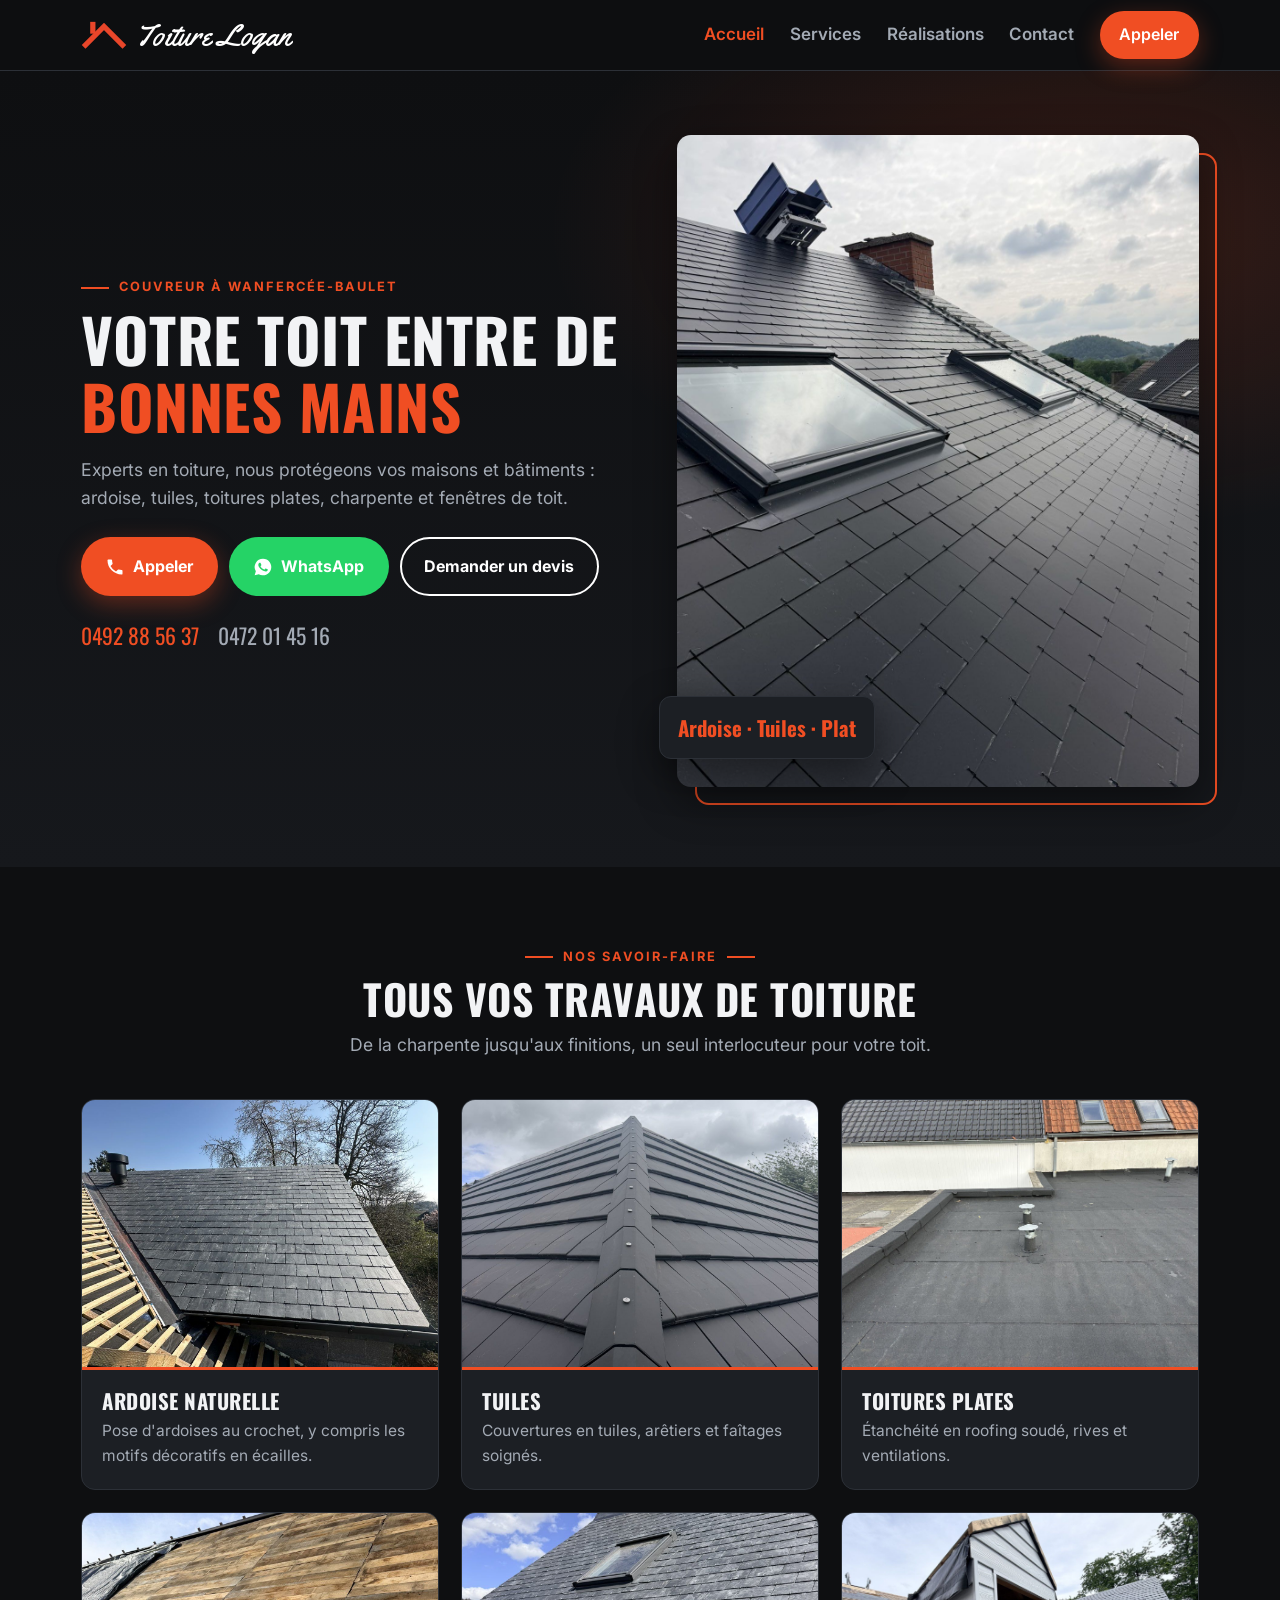
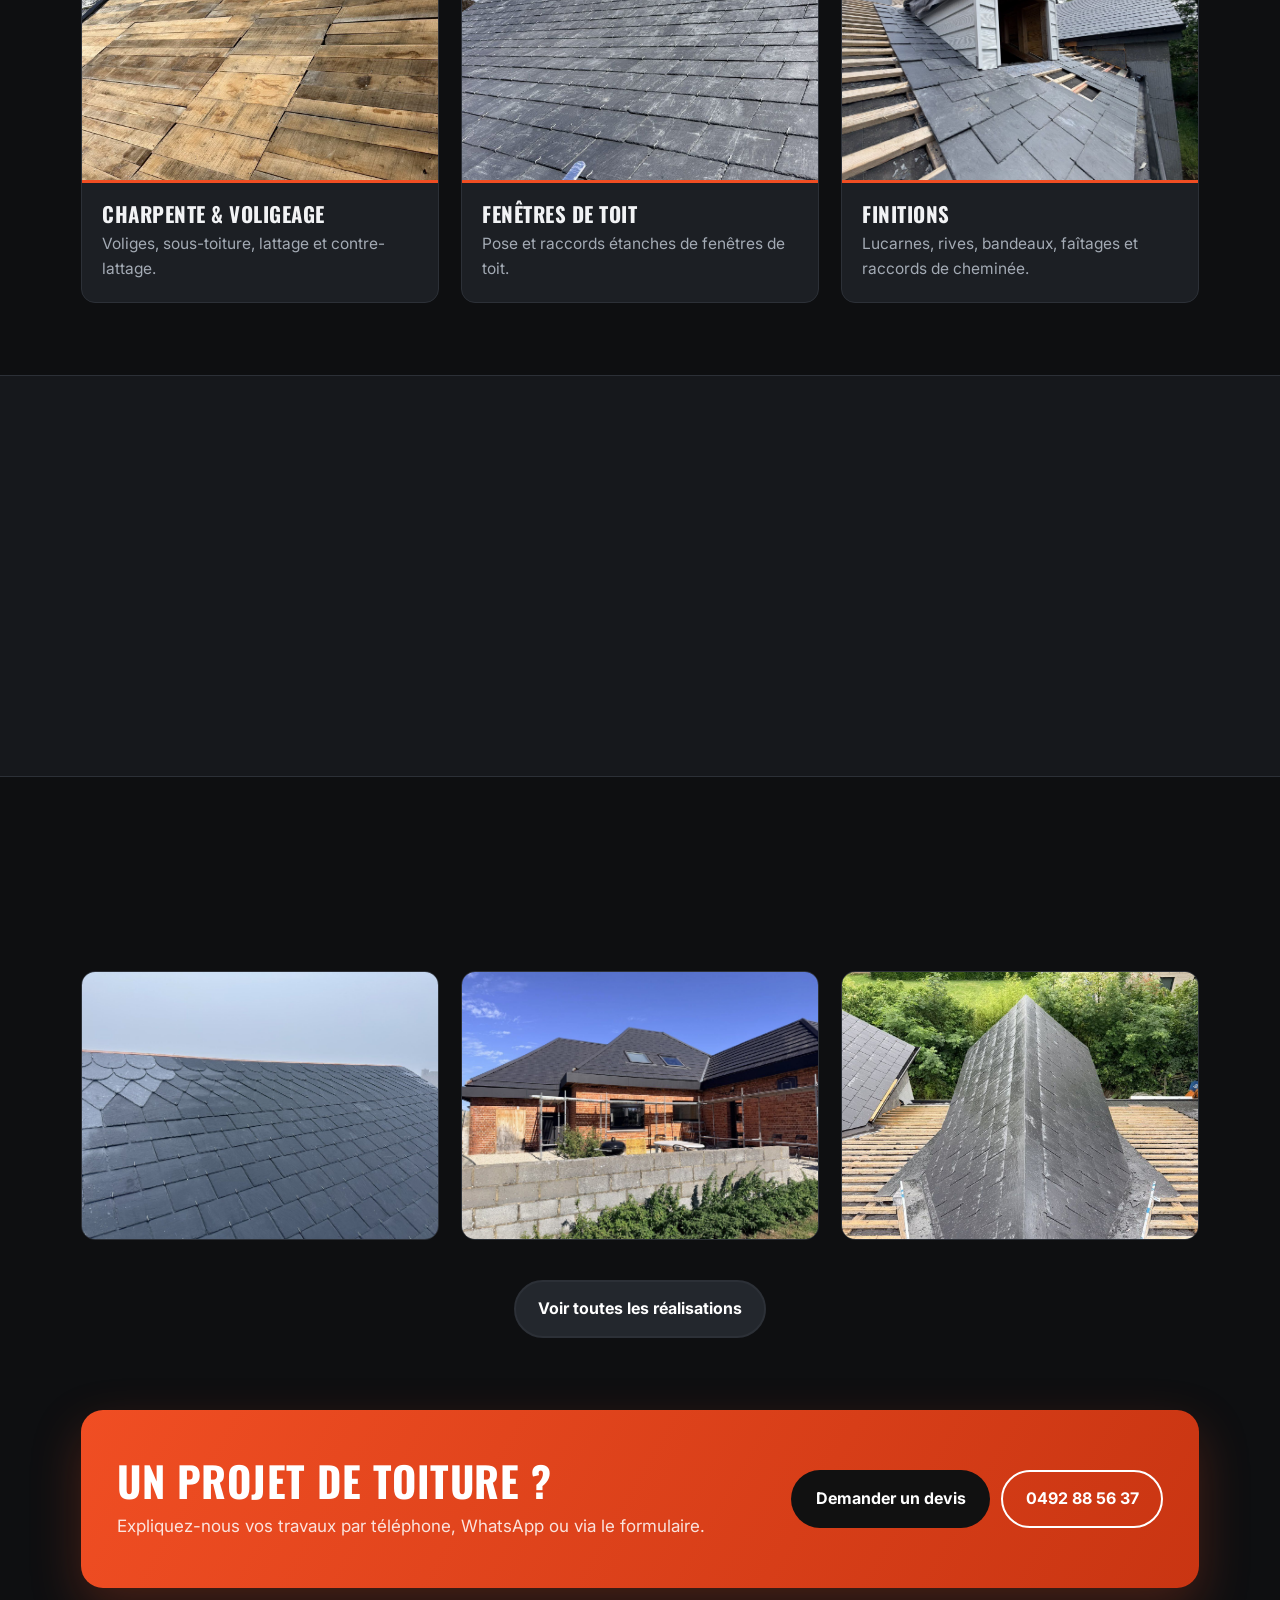
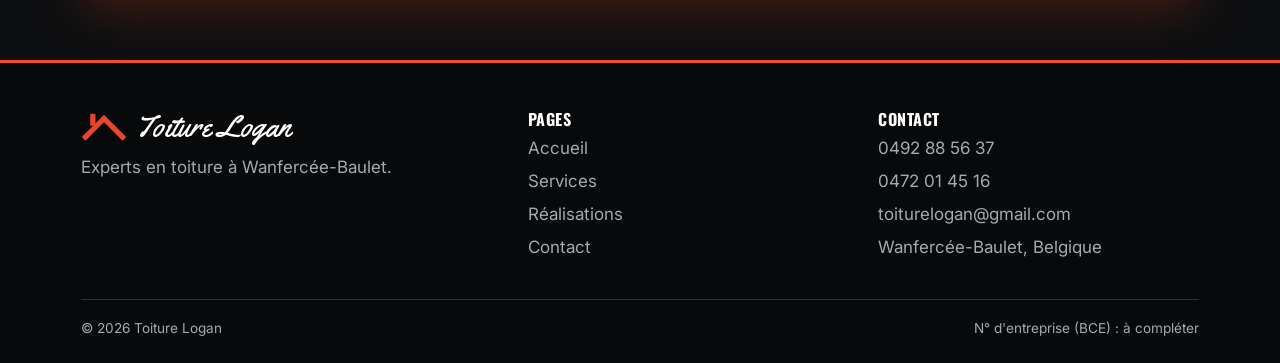
<file: index.html>
<!DOCTYPE html>
<html lang="fr-BE">
<head>
<meta charset="UTF-8">
<meta name="viewport" content="width=device-width, initial-scale=1">
<title>Toiture Logan | Couvreur à Wanfercée-Baulet – Ardoise, tuiles, toitures plates</title>
<meta name="description" content="Toiture Logan, couvreur à Wanfercée-Baulet : couverture en ardoise et en tuiles, toitures plates, charpente et lattage, fenêtres de toit. Appelez le 0492 88 56 37.">
<meta property="og:title" content="Toiture Logan – Couvreur à Wanfercée-Baulet">
<meta property="og:description" content="Experts en toiture : ardoise, tuiles, toitures plates, charpente. Contactez-nous.">
<meta property="og:image" content="photo17.jpg">
<link rel="icon" href="data:image/svg+xml,%3Csvg xmlns='http://www.w3.org/2000/svg' viewBox='0 0 70 44'%3E%3Crect x='14' y='2' width='8' height='18' fill='%23e8462a'/%3E%3Cpath d='M4 40 L35 9 L66 40' fill='none' stroke='%23e8462a' stroke-width='8'/%3E%3C/svg%3E">
<link rel="preconnect" href="https://fonts.googleapis.com">
<link rel="preconnect" href="https://fonts.gstatic.com" crossorigin>
<link href="https://fonts.googleapis.com/css2?family=Inter:wght@400;600;700&family=Oswald:wght@500;700&family=Yellowtail&display=swap" rel="stylesheet">
<link rel="stylesheet" href="style.css">
<script type="application/ld+json">
{
  "@context":"https://schema.org",
  "@type":"RoofingContractor",
  "name":"Toiture Logan",
  "email":"toiturelogan@gmail.com",
  "telephone":["+32492885637","+32472014516"],
  "address":{"@type":"PostalAddress","addressLocality":"Wanfercée-Baulet","addressCountry":"BE"},
  "areaServed":"Wanfercée-Baulet et environs"
}
</script>
</head>
<body>

<header class="header">
  <div class="wrap">
    <a href="index.html" class="logo" aria-label="Toiture Logan – accueil">
      <svg viewBox="0 0 70 44" aria-hidden="true"><rect x="14" y="2" width="8" height="18" fill="#e8462a"/><path d="M4 40 L35 9 L66 40" fill="none" stroke="#e8462a" stroke-width="8"/></svg>
      <span>Toiture Logan</span>
    </a>
    <nav class="nav">
      <a href="index.html" class="active">Accueil</a>
      <a href="services.html">Services</a>
      <a href="realisations.html">Réalisations</a>
      <a href="contact.html">Contact</a>
      <a href="tel:+32492885637" class="btn btn-orange">Appeler</a>
    </nav>
    <button class="burger" aria-label="Ouvrir le menu" aria-expanded="false"><span></span><span></span><span></span></button>
  </div>
</header>

<main>
  <!-- HERO -->
  <section class="hero">
    <div class="wrap">
      <div class="reveal">
        <span class="kicker">Couvreur à Wanfercée-Baulet</span>
        <h1>Votre toit entre de <span>bonnes mains</span></h1>
        <p class="lead">Experts en toiture, nous protégeons vos maisons et bâtiments : ardoise, tuiles, toitures plates, charpente et fenêtres de toit.</p>
        <div class="btns">
          <a href="tel:+32492885637" class="btn btn-orange"><svg viewBox="0 0 24 24"><path d="M6.6 10.8a15.1 15.1 0 0 0 6.6 6.6l2.2-2.2a1 1 0 0 1 1-.25 11.4 11.4 0 0 0 3.6.57 1 1 0 0 1 1 1V20a1 1 0 0 1-1 1A17 17 0 0 1 3 4a1 1 0 0 1 1-1h3.5a1 1 0 0 1 1 1c0 1.25.2 2.45.57 3.57a1 1 0 0 1-.25 1z"/></svg>Appeler</a>
          <a href="https://wa.me/32492885637" target="_blank" rel="noopener" class="btn btn-wa"><svg viewBox="0 0 24 24"><path d="M12 2a10 10 0 0 0-8.6 15.1L2 22l5-1.3A10 10 0 1 0 12 2zm5.3 14.1c-.2.6-1.3 1.2-1.8 1.2-.5.1-1 .2-3.3-.7-2.8-1.1-4.6-4-4.7-4.2-.1-.2-1.1-1.5-1.1-2.9s.7-2 1-2.3c.2-.3.5-.3.7-.3h.5c.2 0 .4 0 .6.5l.8 2c.1.2.1.4 0 .5l-.4.6-.4.4c-.1.2-.3.3-.1.6.2.3.8 1.3 1.7 2.1 1.2 1 2.1 1.3 2.4 1.5.3.1.5.1.6-.1l.9-1c.2-.3.4-.2.7-.1l1.9.9c.3.1.5.2.5.3.1.1.1.6-.1 1.2z"/></svg>WhatsApp</a>
          <a href="contact.html" class="btn btn-ghost">Demander un devis</a>
        </div>
        <div class="phones">
          <a href="tel:+32492885637">0492 88 56 37</a>
          <a href="tel:+32472014516">0472 01 45 16</a>
        </div>
      </div>
      <div class="hero-img reveal">
        <img src="photo17.jpg" alt="Toiture en ardoise avec deux fenêtres de toit posées par Toiture Logan">
        <div class="hero-badge"><b>Ardoise · Tuiles · Plat</b></div>
      </div>
    </div>
  </section>

  <!-- SERVICES -->
  <section class="section">
    <div class="wrap">
      <div class="center reveal">
        <span class="kicker">Nos savoir-faire</span>
        <h2>Tous vos travaux de toiture</h2>
        <p class="lead">De la charpente jusqu'aux finitions, un seul interlocuteur pour votre toit.</p>
      </div>
      <div class="grid g3 mt">
        <a href="services.html#ardoise" class="card reveal"><img src="photo4.jpg" alt="Couverture en ardoise naturelle" loading="lazy"><div class="body"><h3>Ardoise naturelle</h3><p>Pose d'ardoises au crochet, y compris les motifs décoratifs en écailles.</p></div></a>
        <a href="services.html#tuiles" class="card reveal"><img src="photo11.jpg" alt="Toiture en tuiles avec arêtier" loading="lazy"><div class="body"><h3>Tuiles</h3><p>Couvertures en tuiles, arêtiers et faîtages soignés.</p></div></a>
        <a href="services.html#plat" class="card reveal"><img src="photo2.jpg" alt="Toiture plate en roofing" loading="lazy"><div class="body"><h3>Toitures plates</h3><p>Étanchéité en roofing soudé, rives et ventilations.</p></div></a>
        <a href="services.html#charpente" class="card reveal"><img src="photo14.jpg" alt="Voligeage en bois sur une toiture" loading="lazy"><div class="body"><h3>Charpente &amp; voligeage</h3><p>Voliges, sous-toiture, lattage et contre-lattage.</p></div></a>
        <a href="services.html#velux" class="card reveal"><img src="photo1.jpg" alt="Fenêtre de toit intégrée dans l'ardoise" loading="lazy"><div class="body"><h3>Fenêtres de toit</h3><p>Pose et raccords étanches de fenêtres de toit.</p></div></a>
        <a href="services.html#finitions" class="card reveal"><img src="photo9.jpg" alt="Lucarne avec bardage et ardoises" loading="lazy"><div class="body"><h3>Finitions</h3><p>Lucarnes, rives, bandeaux, faîtages et raccords de cheminée.</p></div></a>
      </div>
    </div>
  </section>

  <!-- ATOUTS -->
  <section class="section soft">
    <div class="wrap">
      <div class="reveal">
        <span class="kicker">Pourquoi nous choisir</span>
        <h2>Un artisan local, joignable directement</h2>
      </div>
      <div class="perks">
        <div class="perk reveal"><h3>Basés à Wanfercée-Baulet</h3><p>Une entreprise locale qui intervient près de chez vous.</p></div>
        <div class="perk reveal"><h3>Contact direct</h3><p>Deux numéros et WhatsApp : vous parlez directement au couvreur.</p></div>
        <div class="perk reveal"><h3>Tous types de toits</h3><p>Ardoise, tuiles, plat, charpente : nos chantiers parlent pour nous.</p></div>
      </div>
    </div>
  </section>

  <!-- APERÇU RÉALISATIONS -->
  <section class="section">
    <div class="wrap">
      <div class="center reveal">
        <span class="kicker">Réalisations</span>
        <h2>Quelques chantiers</h2>
      </div>
      <div class="grid g3 mt">
        <div class="card reveal"><img src="photo3.jpg" alt="Ardoises décoratives en écailles" loading="lazy"></div>
        <div class="card reveal"><img src="photo10.jpg" alt="Maison avec nouvelle toiture en tuiles et bandeaux noirs" loading="lazy"></div>
        <div class="card reveal"><img src="photo8.jpg" alt="Croupe en ardoise naturelle" loading="lazy"></div>
      </div>
      <div class="center mt"><a href="realisations.html" class="btn btn-dark">Voir toutes les réalisations</a></div>
    </div>
  </section>

  <!-- CTA -->
  <section class="section" style="padding-top:0">
    <div class="wrap">
      <div class="cta reveal">
        <div>
          <h2>Un projet de toiture ?</h2>
          <p>Expliquez-nous vos travaux par téléphone, WhatsApp ou via le formulaire.</p>
        </div>
        <div class="btns" style="margin-top:0">
          <a href="contact.html" class="btn btn-orange">Demander un devis</a>
          <a href="tel:+32492885637" class="btn btn-ghost" style="border-color:#fff;color:#fff">0492 88 56 37</a>
        </div>
      </div>
    </div>
  </section>
</main>

<footer class="footer">
  <div class="wrap">
    <div class="cols">
      <div>
        <div class="logo"><svg viewBox="0 0 70 44" aria-hidden="true"><rect x="14" y="2" width="8" height="18" fill="#e8462a"/><path d="M4 40 L35 9 L66 40" fill="none" stroke="#e8462a" stroke-width="8"/></svg><span>Toiture Logan</span></div>
        <p style="margin-top:12px">Experts en toiture à Wanfercée-Baulet.</p>
      </div>
      <div>
        <h3>Pages</h3>
        <ul><li><a href="index.html">Accueil</a></li><li><a href="services.html">Services</a></li><li><a href="realisations.html">Réalisations</a></li><li><a href="contact.html">Contact</a></li></ul>
      </div>
      <div>
        <h3>Contact</h3>
        <ul><li><a href="tel:+32492885637">0492 88 56 37</a></li><li><a href="tel:+32472014516">0472 01 45 16</a></li><li><a href="mailto:toiturelogan@gmail.com">toiturelogan@gmail.com</a></li><li>Wanfercée-Baulet, Belgique</li></ul>
      </div>
    </div>
    <div class="copy"><span>© <span id="year">2026</span> Toiture Logan</span><span>N° d'entreprise (BCE) : à compléter</span></div>
  </div>
</footer>

<nav class="mobile-bar" aria-label="Actions rapides">
  <a href="tel:+32492885637" class="mb-call"><svg viewBox="0 0 24 24"><path d="M6.6 10.8a15.1 15.1 0 0 0 6.6 6.6l2.2-2.2a1 1 0 0 1 1-.25 11.4 11.4 0 0 0 3.6.57 1 1 0 0 1 1 1V20a1 1 0 0 1-1 1A17 17 0 0 1 3 4a1 1 0 0 1 1-1h3.5a1 1 0 0 1 1 1c0 1.25.2 2.45.57 3.57a1 1 0 0 1-.25 1z"/></svg>Appeler</a>
  <a href="https://wa.me/32492885637" target="_blank" rel="noopener" class="mb-wa"><svg viewBox="0 0 24 24"><path d="M12 2a10 10 0 0 0-8.6 15.1L2 22l5-1.3A10 10 0 1 0 12 2zm5.3 14.1c-.2.6-1.3 1.2-1.8 1.2-.5.1-1 .2-3.3-.7-2.8-1.1-4.6-4-4.7-4.2-.1-.2-1.1-1.5-1.1-2.9s.7-2 1-2.3c.2-.3.5-.3.7-.3h.5c.2 0 .4 0 .6.5l.8 2c.1.2.1.4 0 .5l-.4.6-.4.4c-.1.2-.3.3-.1.6.2.3.8 1.3 1.7 2.1 1.2 1 2.1 1.3 2.4 1.5.3.1.5.1.6-.1l.9-1c.2-.3.4-.2.7-.1l1.9.9c.3.1.5.2.5.3.1.1.1.6-.1 1.2z"/></svg>WhatsApp</a>
  <a href="contact.html"><svg viewBox="0 0 24 24"><path d="M5 3h10l4 4v14H5V3zm3 7h8v2H8v-2zm0 4h8v2H8v-2z"/></svg>Devis</a>
</nav>

<script src="script.js"></script>
</body>
</html>
</file>
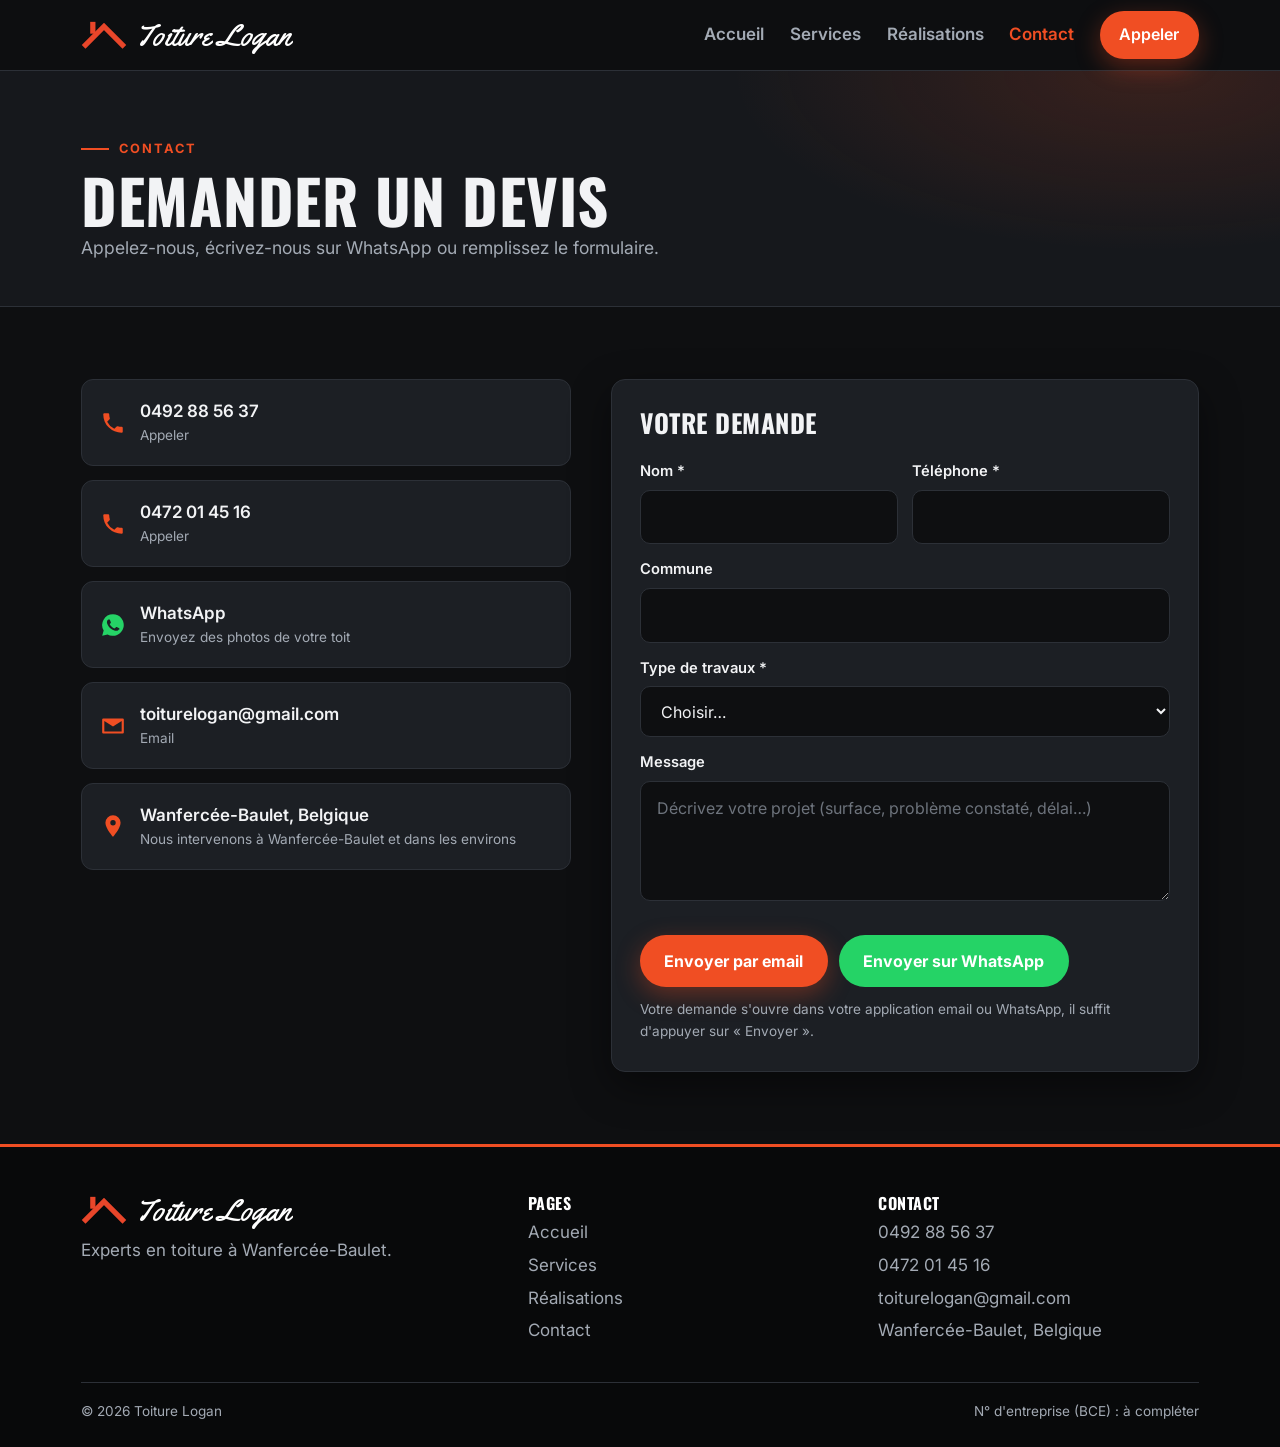
<file: contact.html>
<!DOCTYPE html>
<html lang="fr-BE">
<head>
<meta charset="UTF-8">
<meta name="viewport" content="width=device-width, initial-scale=1">
<title>Contact & devis | Toiture Logan – Couvreur à Wanfercée-Baulet</title>
<meta name="description" content="Contactez Toiture Logan à Wanfercée-Baulet : 0492 88 56 37, 0472 01 45 16, WhatsApp ou toiturelogan@gmail.com.">
<meta property="og:title" content="Toiture Logan – Couvreur à Wanfercée-Baulet">
<meta property="og:description" content="Experts en toiture : ardoise, tuiles, toitures plates, charpente. Contactez-nous.">
<meta property="og:image" content="photo17.jpg">
<link rel="icon" href="data:image/svg+xml,%3Csvg xmlns='http://www.w3.org/2000/svg' viewBox='0 0 70 44'%3E%3Crect x='14' y='2' width='8' height='18' fill='%23e8462a'/%3E%3Cpath d='M4 40 L35 9 L66 40' fill='none' stroke='%23e8462a' stroke-width='8'/%3E%3C/svg%3E">
<link rel="preconnect" href="https://fonts.googleapis.com">
<link rel="preconnect" href="https://fonts.gstatic.com" crossorigin>
<link href="https://fonts.googleapis.com/css2?family=Inter:wght@400;600;700&family=Oswald:wght@500;700&family=Yellowtail&display=swap" rel="stylesheet">
<link rel="stylesheet" href="style.css">
<script type="application/ld+json">
{
  "@context":"https://schema.org",
  "@type":"RoofingContractor",
  "name":"Toiture Logan",
  "email":"toiturelogan@gmail.com",
  "telephone":["+32492885637","+32472014516"],
  "address":{"@type":"PostalAddress","addressLocality":"Wanfercée-Baulet","addressCountry":"BE"},
  "areaServed":"Wanfercée-Baulet et environs"
}
</script>
</head>
<body>

<header class="header">
  <div class="wrap">
    <a href="index.html" class="logo" aria-label="Toiture Logan – accueil">
      <svg viewBox="0 0 70 44" aria-hidden="true"><rect x="14" y="2" width="8" height="18" fill="#e8462a"/><path d="M4 40 L35 9 L66 40" fill="none" stroke="#e8462a" stroke-width="8"/></svg>
      <span>Toiture Logan</span>
    </a>
    <nav class="nav">
      <a href="index.html">Accueil</a>
      <a href="services.html">Services</a>
      <a href="realisations.html">Réalisations</a>
      <a href="contact.html" class="active">Contact</a>
      <a href="tel:+32492885637" class="btn btn-orange">Appeler</a>
    </nav>
    <button class="burger" aria-label="Ouvrir le menu" aria-expanded="false"><span></span><span></span><span></span></button>
  </div>
</header>

<main>
  <section class="page-head">
    <div class="wrap reveal">
      <span class="kicker">Contact</span>
      <h1>Demander un devis</h1>
      <p class="lead">Appelez-nous, écrivez-nous sur WhatsApp ou remplissez le formulaire.</p>
    </div>
  </section>
  <section class="section">
    <div class="wrap contact-grid">
      <div class="info reveal">
        <a href="tel:+32492885637"><svg viewBox="0 0 24 24"><path d="M6.6 10.8a15.1 15.1 0 0 0 6.6 6.6l2.2-2.2a1 1 0 0 1 1-.25 11.4 11.4 0 0 0 3.6.57 1 1 0 0 1 1 1V20a1 1 0 0 1-1 1A17 17 0 0 1 3 4a1 1 0 0 1 1-1h3.5a1 1 0 0 1 1 1c0 1.25.2 2.45.57 3.57a1 1 0 0 1-.25 1z"/></svg><span>0492 88 56 37<small>Appeler</small></span></a>
        <a href="tel:+32472014516"><svg viewBox="0 0 24 24"><path d="M6.6 10.8a15.1 15.1 0 0 0 6.6 6.6l2.2-2.2a1 1 0 0 1 1-.25 11.4 11.4 0 0 0 3.6.57 1 1 0 0 1 1 1V20a1 1 0 0 1-1 1A17 17 0 0 1 3 4a1 1 0 0 1 1-1h3.5a1 1 0 0 1 1 1c0 1.25.2 2.45.57 3.57a1 1 0 0 1-.25 1z"/></svg><span>0472 01 45 16<small>Appeler</small></span></a>
        <a href="https://wa.me/32492885637" target="_blank" rel="noopener" class="wa"><svg viewBox="0 0 24 24"><path d="M12 2a10 10 0 0 0-8.6 15.1L2 22l5-1.3A10 10 0 1 0 12 2zm5.3 14.1c-.2.6-1.3 1.2-1.8 1.2-.5.1-1 .2-3.3-.7-2.8-1.1-4.6-4-4.7-4.2-.1-.2-1.1-1.5-1.1-2.9s.7-2 1-2.3c.2-.3.5-.3.7-.3h.5c.2 0 .4 0 .6.5l.8 2c.1.2.1.4 0 .5l-.4.6-.4.4c-.1.2-.3.3-.1.6.2.3.8 1.3 1.7 2.1 1.2 1 2.1 1.3 2.4 1.5.3.1.5.1.6-.1l.9-1c.2-.3.4-.2.7-.1l1.9.9c.3.1.5.2.5.3.1.1.1.6-.1 1.2z"/></svg><span>WhatsApp<small>Envoyez des photos de votre toit</small></span></a>
        <a href="mailto:toiturelogan@gmail.com"><svg viewBox="0 0 24 24"><path d="M3 5h18a1 1 0 0 1 1 1v12a1 1 0 0 1-1 1H3a1 1 0 0 1-1-1V6a1 1 0 0 1 1-1zm1 2.3V17h16V7.3l-8 5.2-8-5.2z"/></svg><span>toiturelogan@gmail.com<small>Email</small></span></a>
        <div><svg viewBox="0 0 24 24"><path d="M12 2a7 7 0 0 0-7 7c0 5.2 7 13 7 13s7-7.8 7-13a7 7 0 0 0-7-7zm0 9.5A2.5 2.5 0 1 1 12 6.5a2.5 2.5 0 0 1 0 5z"/></svg><span>Wanfercée-Baulet, Belgique<small>Nous intervenons à Wanfercée-Baulet et dans les environs</small></span></div>
      </div>
      <form id="devis" class="reveal" novalidate>
        <h2 style="font-size:1.6rem">Votre demande</h2>
        <div class="row">
          <div><label for="nom">Nom *</label><input id="nom" autocomplete="name" required></div>
          <div><label for="tel">Téléphone *</label><input id="tel" type="tel" autocomplete="tel" required></div>
        </div>
        <label for="commune">Commune</label>
        <input id="commune" autocomplete="address-level2">
        <label for="travaux">Type de travaux *</label>
        <select id="travaux" required>
          <option value="">Choisir…</option>
          <option>Ardoise</option>
          <option>Tuiles</option>
          <option>Toiture plate</option>
          <option>Charpente / voligeage</option>
          <option>Fenêtre de toit</option>
          <option>Réparation / autre</option>
        </select>
        <label for="message">Message</label>
        <textarea id="message" placeholder="Décrivez votre projet (surface, problème constaté, délai…)"></textarea>
        <p class="form-error">Merci de remplir le nom, le téléphone et le type de travaux.</p>
        <div class="btns">
          <button type="button" class="btn btn-orange" data-send="email">Envoyer par email</button>
          <button type="button" class="btn btn-wa" data-send="whatsapp">Envoyer sur WhatsApp</button>
        </div>
        <p class="form-note">Votre demande s'ouvre dans votre application email ou WhatsApp, il suffit d'appuyer sur « Envoyer ».</p>
      </form>
    </div>
  </section></main>

<footer class="footer">
  <div class="wrap">
    <div class="cols">
      <div>
        <div class="logo"><svg viewBox="0 0 70 44" aria-hidden="true"><rect x="14" y="2" width="8" height="18" fill="#e8462a"/><path d="M4 40 L35 9 L66 40" fill="none" stroke="#e8462a" stroke-width="8"/></svg><span>Toiture Logan</span></div>
        <p style="margin-top:12px">Experts en toiture à Wanfercée-Baulet.</p>
      </div>
      <div>
        <h3>Pages</h3>
        <ul><li><a href="index.html">Accueil</a></li><li><a href="services.html">Services</a></li><li><a href="realisations.html">Réalisations</a></li><li><a href="contact.html">Contact</a></li></ul>
      </div>
      <div>
        <h3>Contact</h3>
        <ul><li><a href="tel:+32492885637">0492 88 56 37</a></li><li><a href="tel:+32472014516">0472 01 45 16</a></li><li><a href="mailto:toiturelogan@gmail.com">toiturelogan@gmail.com</a></li><li>Wanfercée-Baulet, Belgique</li></ul>
      </div>
    </div>
    <div class="copy"><span>© <span id="year">2026</span> Toiture Logan</span><span>N° d'entreprise (BCE) : à compléter</span></div>
  </div>
</footer>

<nav class="mobile-bar" aria-label="Actions rapides">
  <a href="tel:+32492885637" class="mb-call"><svg viewBox="0 0 24 24"><path d="M6.6 10.8a15.1 15.1 0 0 0 6.6 6.6l2.2-2.2a1 1 0 0 1 1-.25 11.4 11.4 0 0 0 3.6.57 1 1 0 0 1 1 1V20a1 1 0 0 1-1 1A17 17 0 0 1 3 4a1 1 0 0 1 1-1h3.5a1 1 0 0 1 1 1c0 1.25.2 2.45.57 3.57a1 1 0 0 1-.25 1z"/></svg>Appeler</a>
  <a href="https://wa.me/32492885637" target="_blank" rel="noopener" class="mb-wa"><svg viewBox="0 0 24 24"><path d="M12 2a10 10 0 0 0-8.6 15.1L2 22l5-1.3A10 10 0 1 0 12 2zm5.3 14.1c-.2.6-1.3 1.2-1.8 1.2-.5.1-1 .2-3.3-.7-2.8-1.1-4.6-4-4.7-4.2-.1-.2-1.1-1.5-1.1-2.9s.7-2 1-2.3c.2-.3.5-.3.7-.3h.5c.2 0 .4 0 .6.5l.8 2c.1.2.1.4 0 .5l-.4.6-.4.4c-.1.2-.3.3-.1.6.2.3.8 1.3 1.7 2.1 1.2 1 2.1 1.3 2.4 1.5.3.1.5.1.6-.1l.9-1c.2-.3.4-.2.7-.1l1.9.9c.3.1.5.2.5.3.1.1.1.6-.1 1.2z"/></svg>WhatsApp</a>
  <a href="contact.html"><svg viewBox="0 0 24 24"><path d="M5 3h10l4 4v14H5V3zm3 7h8v2H8v-2zm0 4h8v2H8v-2z"/></svg>Devis</a>
</nav>

<script src="script.js"></script>
</body>
</html>
</file>
<file: style.css>
/* ===== Toiture Logan — feuille de style (noir / gris / orange) ===== */
:root{
  --orange:#f04e23;
  --orange-dark:#d43d15;
  --bg:#0e0f11;
  --bg2:#16181c;
  --card:#1c1f24;
  --card2:#23272d;
  --line:#2c3037;
  --text:#f2f3f5;
  --muted:#a3aab4;
  --radius:14px;
  --shadow:0 14px 40px rgba(0,0,0,.45);
  --wrap:1150px;
}
*{box-sizing:border-box;margin:0;padding:0}
html{scroll-behavior:smooth}
body{
  font-family:"Inter",system-ui,-apple-system,Segoe UI,Roboto,sans-serif;
  color:var(--text);background:var(--bg);line-height:1.6;font-size:17px;
  padding-bottom:72px; /* place pour la barre mobile */
}
img{max-width:100%;display:block}
a{color:inherit;text-decoration:none}
::selection{background:var(--orange);color:#fff}
h1,h2,h3{font-family:"Oswald",Impact,sans-serif;text-transform:uppercase;line-height:1.1;letter-spacing:.5px}
h1{font-size:clamp(2.2rem,6vw,3.8rem)}
h2{font-size:clamp(1.7rem,4.5vw,2.6rem);margin-bottom:.6rem}
h3{font-size:1.3rem;margin-bottom:.4rem}
.wrap{max-width:var(--wrap);margin:0 auto;padding:0 16px}
.section{padding:72px 0}
.section.soft{background:var(--bg2);border-top:1px solid var(--line);border-bottom:1px solid var(--line)}
.kicker{color:var(--orange);font-weight:700;text-transform:uppercase;letter-spacing:2px;font-size:.8rem;margin-bottom:.5rem;display:inline-flex;align-items:center;gap:.6rem}
.kicker::before{content:"";width:28px;height:2px;background:var(--orange)}
.center .kicker::after{content:"";width:28px;height:2px;background:var(--orange)}
.lead{color:var(--muted);font-size:1.1rem;max-width:640px}
.center{text-align:center}
.center .lead{margin:0 auto}

/* ---- Boutons ---- */
.btn{display:inline-flex;align-items:center;justify-content:center;gap:.5rem;
  padding:.9rem 1.4rem;border-radius:999px;font-weight:700;border:2px solid transparent;
  cursor:pointer;font-size:1rem;transition:.2s;font-family:inherit}
.btn-orange{background:var(--orange);color:#fff;box-shadow:0 8px 24px rgba(240,78,35,.35)}
.btn-orange:hover{background:var(--orange-dark);transform:translateY(-2px)}
.btn-dark{background:var(--card2);color:#fff;border-color:var(--line)}
.btn-dark:hover{border-color:var(--orange);color:var(--orange)}
.btn-ghost{border-color:#fff;color:#fff;background:transparent}
.btn-ghost:hover{background:#fff;color:#111}
.btn-wa{background:#25d366;color:#fff}
.btn-wa:hover{background:#1ebe5a;transform:translateY(-2px)}
.btns{display:flex;flex-wrap:wrap;gap:.7rem;margin-top:1.6rem}
.btn svg{width:20px;height:20px;fill:currentColor}

/* ---- En-tête ---- */
.header{position:sticky;top:0;z-index:50;background:rgba(14,15,17,.92);
  backdrop-filter:blur(10px);-webkit-backdrop-filter:blur(10px);border-bottom:1px solid var(--line)}
.header .wrap{display:flex;align-items:center;justify-content:space-between;height:70px}
.logo{display:flex;align-items:center;gap:.5rem}
.logo svg{width:46px;height:30px}
.logo span{font-family:"Yellowtail",cursive;font-size:1.9rem;color:#fff;line-height:1}
.nav{display:flex;align-items:center;gap:1.6rem}
.nav a{font-weight:600;color:var(--muted)}
.nav a:hover,.nav a.active{color:var(--orange)}
.nav .btn{color:#fff;padding:.6rem 1.1rem}
.burger{display:none;background:none;border:0;cursor:pointer;padding:8px}
.burger span{display:block;width:26px;height:3px;background:#fff;margin:5px 0;border-radius:2px;transition:.3s}

/* ---- Accueil : hero ---- */
.hero{padding:64px 0 80px;position:relative;overflow:hidden;
  background:radial-gradient(900px 500px at 85% 20%,rgba(240,78,35,.18),transparent 60%),
             linear-gradient(180deg,var(--bg) 0%,var(--bg2) 100%)}
.hero .wrap{display:grid;grid-template-columns:1.05fr 1fr;gap:48px;align-items:center;position:relative}
.hero h1 span{color:var(--orange)}
.hero p{margin-top:1rem}
.hero-img{position:relative}
.hero-img::before{content:"";position:absolute;inset:18px -18px -18px 18px;border:2px solid var(--orange);border-radius:var(--radius);z-index:0}
.hero-img img{position:relative;z-index:1;border-radius:var(--radius);box-shadow:var(--shadow);aspect-ratio:4/5;object-fit:cover;width:100%}
.hero-badge{position:absolute;z-index:2;left:-18px;bottom:28px;background:var(--card);border:1px solid var(--line);border-radius:12px;
  padding:14px 18px;box-shadow:var(--shadow);font-weight:700;display:flex;gap:10px;align-items:center}
.hero-badge b{color:var(--orange);font-family:"Oswald",sans-serif;font-size:1.3rem}
.phones{display:flex;flex-wrap:wrap;gap:1.2rem;margin-top:1.4rem;font-family:"Oswald",sans-serif;font-size:1.35rem}
.phones a{color:var(--orange)}
.phones a+a{color:var(--muted)}

/* ---- Cartes services ---- */
.grid{display:grid;gap:22px}
.g3{grid-template-columns:repeat(3,1fr)}
.g2{grid-template-columns:repeat(2,1fr)}
.card{background:var(--card);border:1px solid var(--line);border-radius:var(--radius);overflow:hidden;transition:.25s;position:relative}
.card:hover{transform:translateY(-4px);box-shadow:var(--shadow);border-color:var(--orange)}
.card img{aspect-ratio:4/3;object-fit:cover;width:100%}
.card .body{padding:20px;border-top:3px solid var(--orange)}
.card p{color:var(--muted);font-size:.97rem}
.mt{margin-top:40px}

/* ---- Atouts ---- */
.perks{display:grid;grid-template-columns:repeat(3,1fr);gap:22px;margin-top:36px}
.perk{background:var(--card);border:1px solid var(--line);border-radius:var(--radius);padding:26px;border-left:5px solid var(--orange)}
.perk p{color:var(--muted)}

/* ---- Bandeau d'appel ---- */
.cta{background:linear-gradient(120deg,var(--orange) 0%,#c93512 100%);color:#fff;border-radius:22px;padding:48px 36px;
  display:flex;align-items:center;justify-content:space-between;gap:24px;flex-wrap:wrap;box-shadow:0 20px 50px rgba(240,78,35,.25)}
.cta h2{color:#fff}
.cta p{color:rgba(255,255,255,.85)}
.cta .btn-orange{background:#111;box-shadow:none}
.cta .btn-orange:hover{background:#000}

/* ---- Page services ---- */
.page-head{padding:60px 0 44px;background:radial-gradient(700px 300px at 90% 0%,rgba(240,78,35,.16),transparent 60%),var(--bg2);border-bottom:1px solid var(--line)}
.service{display:grid;grid-template-columns:1fr 1fr;gap:40px;align-items:center;padding:48px 0;border-bottom:1px solid var(--line)}
.service:last-child{border-bottom:0}
.service.rev .pics{order:2}
.pics{display:grid;grid-template-columns:1fr 1fr;gap:10px}
.pics img{border-radius:10px;aspect-ratio:1/1;object-fit:cover;width:100%;cursor:zoom-in}
.pics img:first-child{grid-column:1/-1;aspect-ratio:16/10}
.service ul{margin:1rem 0 0;color:var(--muted);list-style:none}
.service li{margin:.35rem 0;padding-left:1.4rem;position:relative}
.service li::before{content:"";position:absolute;left:0;top:.62em;width:8px;height:8px;background:var(--orange);transform:rotate(45deg)}

/* ---- Galerie ---- */
.filters{display:flex;flex-wrap:wrap;gap:.5rem;margin:28px 0}
.filters button{border:1px solid var(--line);background:var(--card);border-radius:999px;padding:.55rem 1.1rem;
  font-weight:600;cursor:pointer;font-family:inherit;font-size:.95rem;color:var(--muted)}
.filters button:hover{color:#fff}
.filters button.on{background:var(--orange);border-color:var(--orange);color:#fff}
.gallery{display:grid;grid-template-columns:repeat(3,1fr);gap:12px}
.gallery figure{position:relative;border-radius:12px;overflow:hidden;cursor:zoom-in;background:var(--card)}
.gallery img{aspect-ratio:1/1;object-fit:cover;width:100%;transition:.4s}
.gallery figure:hover img{transform:scale(1.05)}
.gallery figcaption{position:absolute;left:0;right:0;bottom:0;padding:26px 12px 10px;
  background:linear-gradient(transparent,rgba(0,0,0,.75));color:#fff;font-size:.85rem;font-weight:600}
.gallery figure.hide{display:none}

/* ---- Visionneuse ---- */
.lightbox{position:fixed;inset:0;background:rgba(5,6,8,.95);display:none;align-items:center;justify-content:center;z-index:100;padding:16px}
.lightbox.open{display:flex}
.lightbox img{max-height:86vh;border-radius:8px}
.lightbox button{position:absolute;background:rgba(255,255,255,.12);border:0;color:#fff;font-size:1.8rem;
  width:48px;height:48px;border-radius:50%;cursor:pointer}
.lightbox button:hover{background:var(--orange)}
.lb-close{top:16px;right:16px}
.lb-prev{left:12px;top:50%;transform:translateY(-50%)}
.lb-next{right:12px;top:50%;transform:translateY(-50%)}

/* ---- Contact ---- */
.contact-grid{display:grid;grid-template-columns:1fr 1.2fr;gap:40px;align-items:start}
.info{display:flex;flex-direction:column;gap:14px}
.info a,.info div{display:flex;gap:14px;align-items:center;background:var(--card);border:1px solid var(--line);padding:18px;border-radius:12px;font-weight:600;transition:.2s}
.info a:hover{border-color:var(--orange)}
.info svg{width:26px;height:26px;fill:var(--orange);flex-shrink:0}
.info .wa svg{fill:#25d366}
.info small{display:block;color:var(--muted);font-weight:400;font-size:.85rem}
form{background:var(--card);border:1px solid var(--line);border-radius:var(--radius);padding:28px;box-shadow:var(--shadow)}
label{display:block;font-weight:600;font-size:.92rem;margin:14px 0 6px}
input,select,textarea{width:100%;padding:.85rem 1rem;border:1px solid var(--line);border-radius:10px;
  font:inherit;font-size:1rem;background:var(--bg);color:var(--text)}
input::placeholder,textarea::placeholder{color:#6d737c}
input:focus,select:focus,textarea:focus{outline:2px solid var(--orange);border-color:transparent}
select{color-scheme:dark}
textarea{min-height:120px;resize:vertical}
.row{display:grid;grid-template-columns:1fr 1fr;gap:14px}
.form-note{color:var(--muted);font-size:.85rem;margin-top:12px}
.form-error{color:#ff8a65;font-weight:600;margin-top:10px;display:none}

/* ---- Pied de page ---- */
.footer{background:#08090a;color:var(--muted);padding:48px 0 24px;border-top:3px solid var(--orange)}
.footer .cols{display:grid;grid-template-columns:1.3fr 1fr 1fr;gap:30px}
.footer h3{color:#fff;font-size:1rem}
.footer a:hover{color:var(--orange)}
.footer ul{list-style:none}
.footer li{margin:.35rem 0}
.copy{border-top:1px solid var(--line);margin-top:32px;padding-top:18px;font-size:.85rem;display:flex;justify-content:space-between;flex-wrap:wrap;gap:8px}

/* ---- Barre d'action mobile ---- */
.mobile-bar{position:fixed;bottom:0;left:0;right:0;display:none;grid-template-columns:repeat(3,1fr);
  background:rgba(14,15,17,.97);border-top:1px solid var(--line);z-index:60;box-shadow:0 -6px 20px rgba(0,0,0,.4)}
.mobile-bar a{display:flex;flex-direction:column;align-items:center;gap:2px;padding:9px 0 11px;font-size:.78rem;font-weight:700;color:#fff}
.mobile-bar svg{width:22px;height:22px;fill:currentColor}
.mobile-bar .mb-call{color:var(--orange)}
.mobile-bar .mb-wa{color:#25d366}

/* ---- Apparition au défilement ---- */
.reveal{opacity:0;transform:translateY(24px);transition:.7s ease}
.reveal.in{opacity:1;transform:none}

/* ===== Responsive ===== */
@media (max-width:900px){
  .hero .wrap,.service,.contact-grid{grid-template-columns:1fr}
  .service.rev .pics{order:0}
  .g3,.perks{grid-template-columns:1fr 1fr}
  .gallery{grid-template-columns:1fr 1fr}
  .footer .cols{grid-template-columns:1fr 1fr}
  .hero-img img{aspect-ratio:4/3}
  .hero-img::before{inset:12px -8px -12px 8px}
  .hero-badge{left:12px}
}
@media (max-width:760px){
  .burger{display:block}
  .nav{position:fixed;top:70px;left:0;right:0;background:var(--bg);flex-direction:column;gap:0;
    border-bottom:1px solid var(--line);max-height:0;overflow:hidden;transition:max-height .35s}
  .nav.open{max-height:400px}
  .nav a{width:100%;padding:16px;border-top:1px solid var(--line);text-align:center}
  .nav .btn{border-radius:0;box-shadow:none}
  .burger.open span:nth-child(1){transform:translateY(8px) rotate(45deg)}
  .burger.open span:nth-child(2){opacity:0}
  .burger.open span:nth-child(3){transform:translateY(-8px) rotate(-45deg)}
  .mobile-bar{display:grid}
}
@media (min-width:761px){body{padding-bottom:0}}
@media (max-width:560px){
  body{font-size:16px}
  .section{padding:52px 0}
  .g3,.g2,.perks,.row,.footer .cols{grid-template-columns:1fr}
  .cta{padding:34px 22px}
  .btns .btn{flex:1 1 100%}
}
@media (prefers-reduced-motion:reduce){.reveal{opacity:1;transform:none;transition:none}html{scroll-behavior:auto}}
</file>
